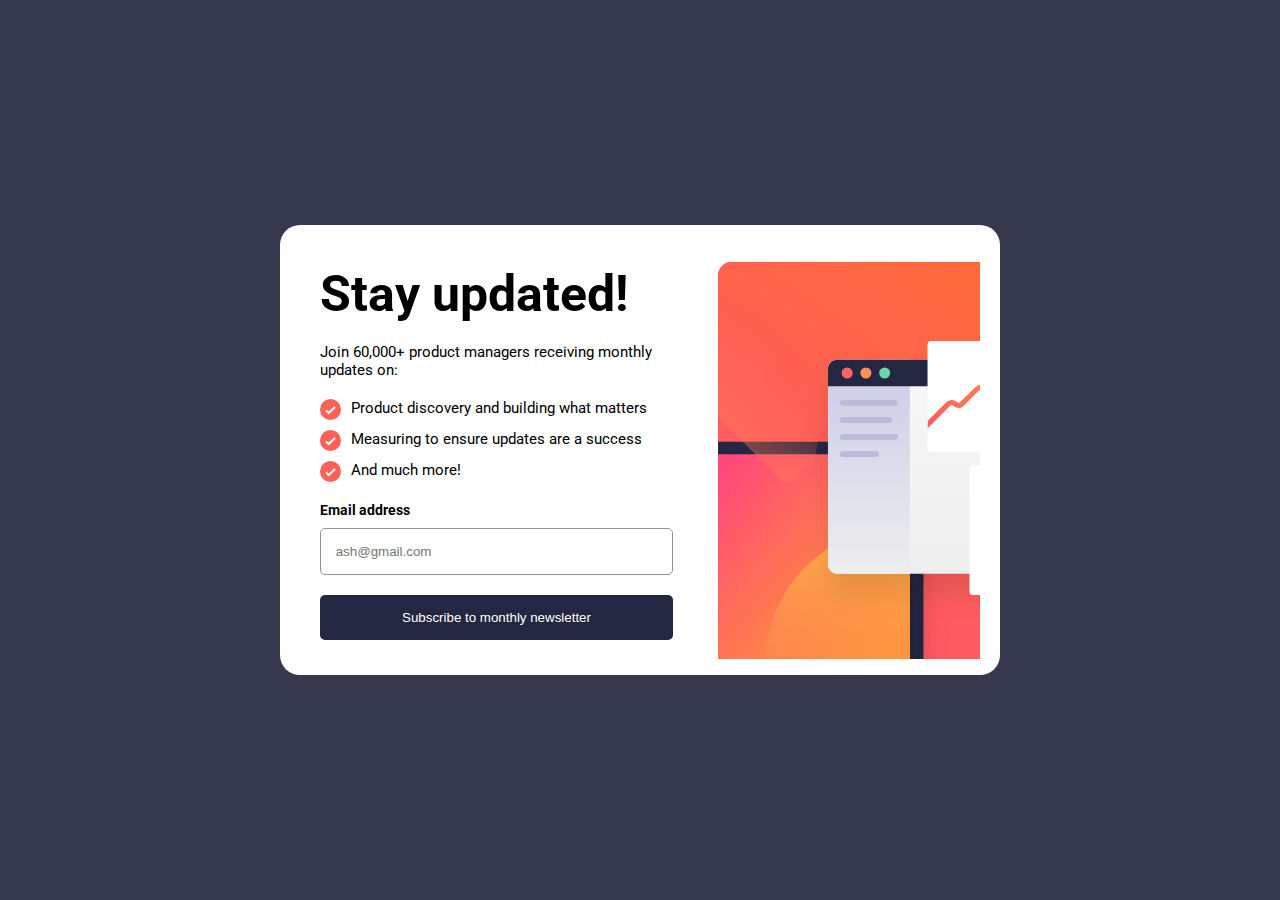
<file: index.html>
<!DOCTYPE html>
<html lang="en">
<head>
  <meta charset="UTF-8">
  <meta name="viewport" content="width=device-width, initial-scale=1.0"> <!-- displays site properly based on user's device -->
  <link rel="preconnect" href="https://fonts.googleapis.com">
  <link rel="preconnect" href="https://fonts.gstatic.com" crossorigin>
  <link href="https://fonts.googleapis.com/css2?family=Roboto:wght@400;700&display=swap" rel="stylesheet">
  <link rel="icon" type="image/png" sizes="32x32" href="./assets/images/favicon-32x32.png">
  <link rel="stylesheet" type="text/css" href="style.css"> 
  
  <title>Newsletter sign-up form with success message</title>
</head>
<body>
    <main>
      <div class="top">
        <img src="./assets/images/illustration-sign-up-mobile.svg">
      </div>
      <div class="left">
        <h1>Stay updated!</h1>
        <p>Join 60,000+ product managers receiving monthly updates on:</p>
        <div class="list">
          <div class="list-item">
            <img src="./assets/images/icon-list.svg">
            <p>Product discovery and building what matters</p>
          </div>
          <div class="list-item">
            <img src="./assets/images/icon-list.svg">
            <p>Measuring to ensure updates are a success</p>
          </div>
          <div class="list-item">
            <img src="./assets/images/icon-list.svg">
            <p>And much more!</p>
          </div>
        </div>
        <form onsubmit="handleonSubmit(event)">
          <div class="title">
            <label>Email address</label>
            <p id="error">Valid email required</p>
          </div>
          <input type="email" placeholder="ash@gmail.com" id="input" oninput="handleonChange()">
          <button class="btn" type="submit">Subscribe to monthly newsletter</button>
        </form>
      </div>
      <div class="right">
        <img src="./assets/images/illustration-sign-up-desktop.svg">
      </div>
    </main>
    <section class="thank-you">
      <div class="content">
      <img src="./assets/images/icon-success.svg">
      <h1>Thanks for subscribing!</h1>
      <p>A confirmation email has been sent to <b>ash@loremcompany.com.</b> 
        Please open it and click the button inside to confirm your subscription.</p>
      </div>
        <button class="btn" onclick="handleondismiss()">Dismiss message</button>

    </section>
</body>
<script src="./script.js"></script>
</html>



 
 
<!-- 
   Thanks for subscribing!

   A confirmation email has been sent to ash@loremcompany.com. 
   Please open it and click the button inside to confirm your subscription.
 
   Dismiss message
 
   Success message end
    -->
</file>
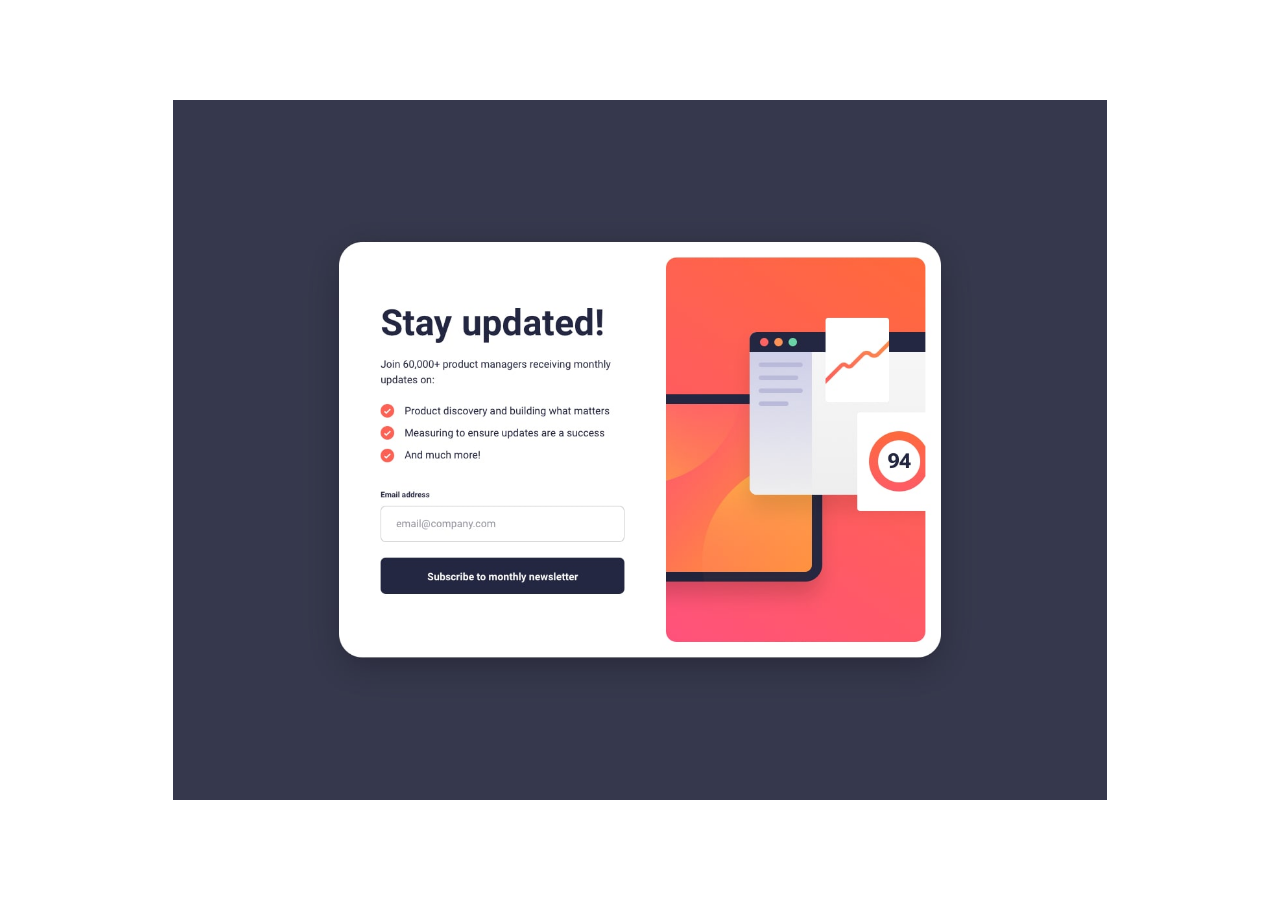
<file: show.html>
<!DOCTYPE html>
<html lang="en">
<head>
    <meta charset="UTF-8">
    <meta name="viewport" content="width=device-width, initial-scale=1.0">
    <title>Document</title>
</head>
<style>
    *{
        box-sizing: border-box;
        margin: 0;
        padding: 0;
    }
    body{
        min-height: 100vh;
        min-width: 100vw;
        display: grid;
        place-items: center;
        /* background-image: url(./design/desktop-design.jpg); */
        background-size: contain;
        background-position: center;
        background-repeat: no-repeat;
    }
    img{
        width: auto;
        height: 700px;
        margin: auto;
    }
</style>
<body>
    <img src="./design/desktop-design.jpg">
</body>
</html>
</file>
<file: style.css>
:root{
    --Dark-grey: hsl(234, 29%, 20%);
    --Charcoal-grey: hsl(235, 18%, 26%);
    --Grey : hsl(231, 7%, 60%);
    --White : hsl(0, 0%, 100%);
}
*{
    box-sizing: border-box;
    margin: 0;
    padding: 0;
}
body{
    min-height: 100vh;
    display: grid;
    place-items: center;
    background-color: var(--Charcoal-grey);
    font-family: 'Roboto', sans-serif; 
    font-size: 15px;
}
main{
    background-color: var(--White);
    width: 720px;
    height: 450px;
    border-radius: 20px;
    padding: 20px;
    display: grid;
    grid-template-columns: 1.5fr 1fr;
    gap: 25px;
    grid-auto-flow: row-reverse;
}
main .top{
    display: none;
}
.left{ 
    padding: 5%;
    display: flex;
    flex-direction: column;
    justify-content: center;
    gap:20px;
}
.left h1{
    font-size: 50px;
}
.list{
    display: flex;
    flex-direction: column;
    gap: 10px;
}
 .list-item{
    display: flex;
    flex-direction: row;
    gap: 10px;
 }
 .title{
    display: flex;
    justify-content: space-between;
    font-size: 14px;
 }
 .title label{
    font-weight: 700;
    margin-bottom: 10px;
 }
 .title p{
    display: none;
    color: red;
    font-style: italic;
 }

 form input{
    outline: none;
    border: 1px solid var(--Grey);
    padding: 15px;
    width: 100%;
    border-radius: 5px; 
    margin-bottom: 20px;
 }
 form input:hover{
    cursor: pointer;
 }
 form input:focus{
    border: 1px solid var(--Dark-grey);;
 }
  .btn{
    width: 100%;
    padding: 15px;
    outline: none;
    border: none;
    border-radius: 5px;
    color: var(--White);
    background-color: var(--Dark-grey);
 }
  .btn:hover{
    cursor: pointer;
    background: linear-gradient(103.3deg, rgb(253, 109, 104) 7.7%, rgb(248, 150, 105) 90.8%);
 }
.right{ 
    overflow: hidden;
    justify-self: end;
}
.right img{ 
    width: 130%;
    height: 130%;
} 
.thank-you{ 
    display: none;
    width: 25%;
    height: 350px;
    background-color: var(--White);
    flex-direction: column;
    padding: 40px;
    border-radius: 20px;
    justify-content: space-around;
    gap: 20px;
}
.thank-you .content{
    display: flex;
    flex-direction: column;
    gap: 10px;
}
.thank-you img{
    width: 13%;
}
.thank-you h1{
    font-size: 40px;
}
.thank-you p{
    font-size: 13px;
    color: var(--Dark-grey);
}

@media (min-width:100px) and  (max-width:375px) {
    body{
        background-color: aqua;
        place-items: start;
    }
    main{
        width: 100%;
        height: 100%;
        grid-template-columns: 1fr;
        grid-template-rows: 0.5fr 1fr;
        grid-auto-flow: row;
        padding: 0; 
        overflow: hidden;
        border-radius: 0px;
    }
    main .top{
        display: flex; 
        width: 100%;
        align-items: center;
        justify-content: center;  
    } 
    main .right{
        display: none;
    } 
    .thank-you{
        border-radius: 0;
        height: 100%;
        width: 100%; 
        gap: 30px;
        padding-block: 0;
    }
    .thank-you .content{
        display: flex;
        flex-direction: column;
        gap: 20px;
    }
    .thank-you img{
        width: 20%;
    }
    .thank-you .btn{ 
        justify-self: flex-end;
    }
}
</file>
